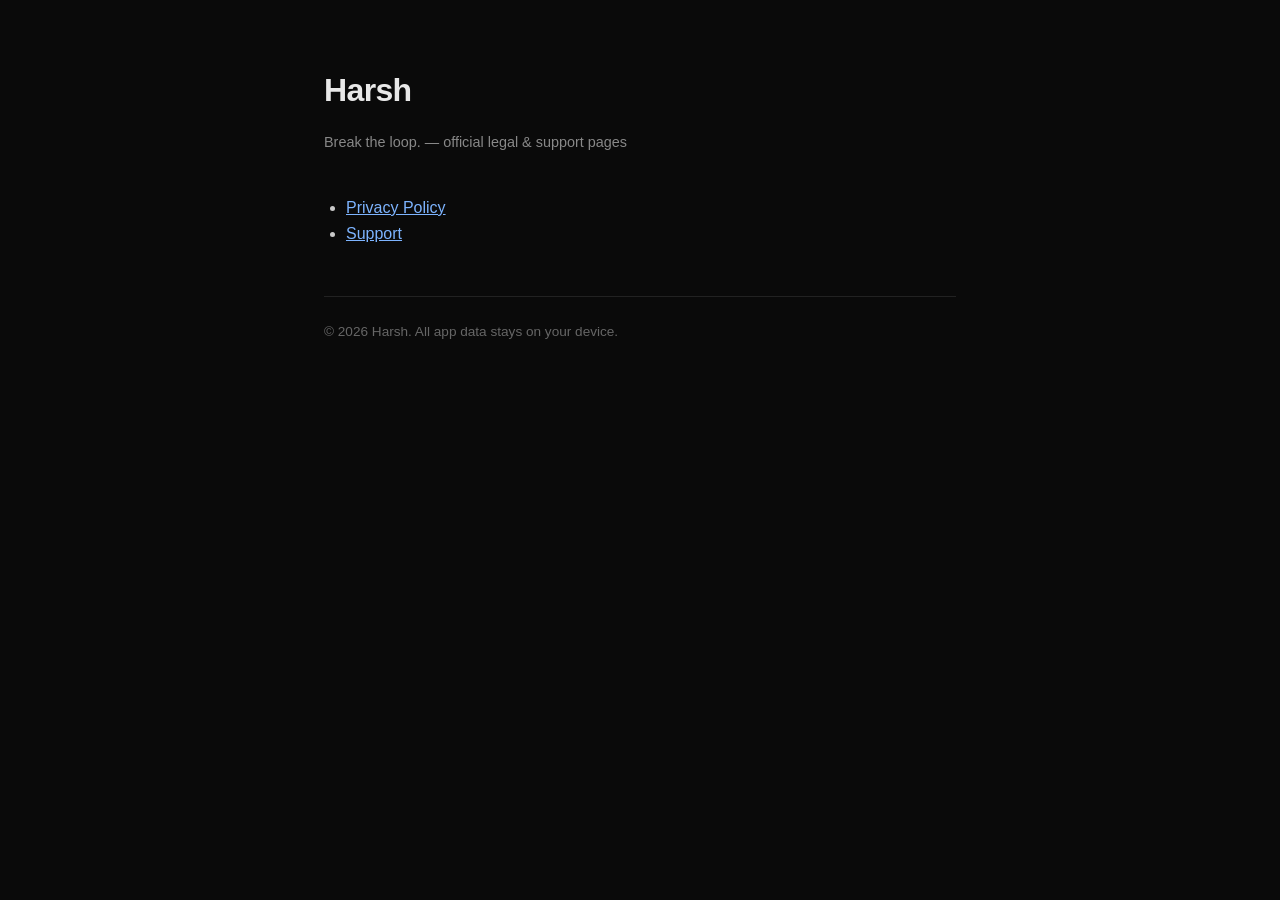
<file: index.html>
<!DOCTYPE html>
<html lang="en">
<head>
<meta charset="utf-8">
<meta name="viewport" content="width=device-width, initial-scale=1">
<title>Harsh — Legal &amp; Support</title>
<link rel="stylesheet" href="style.css">
</head>
<body>
<main>
<h1>Harsh</h1>
<p class="meta">Break the loop. — official legal &amp; support pages</p>
<ul>
<li><a href="privacy/">Privacy Policy</a></li>
<li><a href="support/">Support</a></li>
</ul>
<hr class="rule">
<footer>© 2026 Harsh. All app data stays on your device.</footer>
</main>
</body>
</html>
</file>
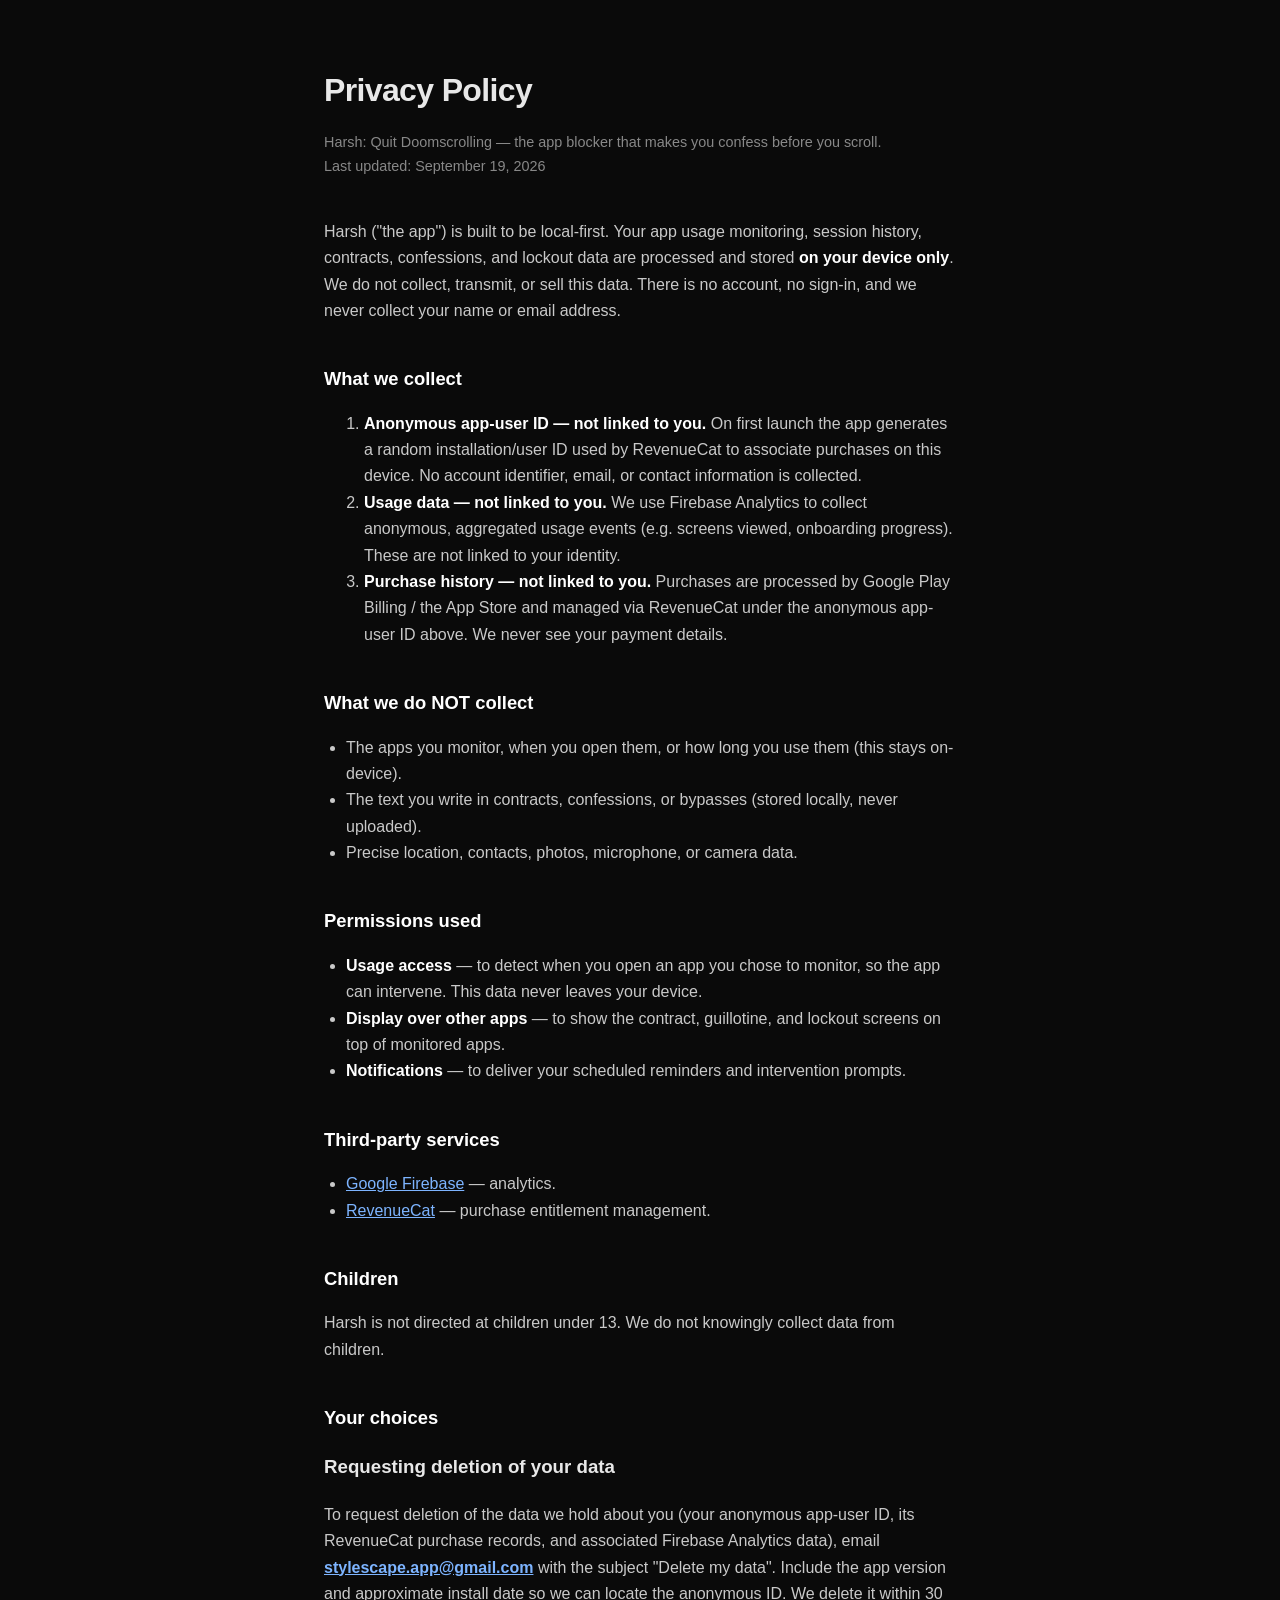
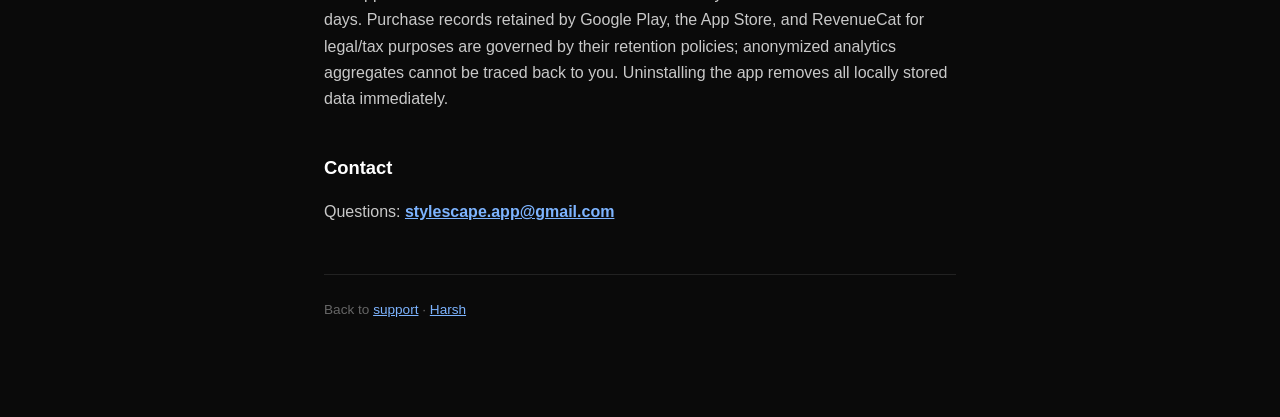
<file: privacy/index.html>
<!DOCTYPE html>
<html lang="en">
<head>
<meta charset="utf-8">
<meta name="viewport" content="width=device-width, initial-scale=1">
<title>Harsh — Privacy Policy</title>
<link rel="stylesheet" href="../style.css">
</head>
<body>
<main>
<h1>Privacy Policy</h1>
<p class="meta">Harsh: Quit Doomscrolling — the app blocker that makes you confess before you scroll.<br>Last updated: September 19, 2026</p>

<p>Harsh ("the app") is built to be local-first. Your app usage monitoring, session history, contracts, confessions, and lockout data are processed and stored <strong>on your device only</strong>. We do not collect, transmit, or sell this data. There is no account, no sign-in, and we never collect your name or email address.</p>

<h2>What we collect</h2>
<ol>
<li><strong>Anonymous app-user ID — not linked to you.</strong> On first launch the app generates a random installation/user ID used by RevenueCat to associate purchases on this device. No account identifier, email, or contact information is collected.</li>
<li><strong>Usage data — not linked to you.</strong> We use Firebase Analytics to collect anonymous, aggregated usage events (e.g. screens viewed, onboarding progress). These are not linked to your identity.</li>
<li><strong>Purchase history — not linked to you.</strong> Purchases are processed by Google Play Billing / the App Store and managed via RevenueCat under the anonymous app-user ID above. We never see your payment details.</li>
</ol>

<h2>What we do NOT collect</h2>
<ul>
<li>The apps you monitor, when you open them, or how long you use them (this stays on-device).</li>
<li>The text you write in contracts, confessions, or bypasses (stored locally, never uploaded).</li>
<li>Precise location, contacts, photos, microphone, or camera data.</li>
</ul>

<h2>Permissions used</h2>
<ul>
<li><strong>Usage access</strong> — to detect when you open an app you chose to monitor, so the app can intervene. This data never leaves your device.</li>
<li><strong>Display over other apps</strong> — to show the contract, guillotine, and lockout screens on top of monitored apps.</li>
<li><strong>Notifications</strong> — to deliver your scheduled reminders and intervention prompts.</li>
</ul>

<h2>Third-party services</h2>
<ul>
<li><a href="https://firebase.google.com/support/privacy">Google Firebase</a> — analytics.</li>
<li><a href="https://www.revenuecat.com/privacy">RevenueCat</a> — purchase entitlement management.</li>
</ul>

<h2>Children</h2>
<p>Harsh is not directed at children under 13. We do not knowingly collect data from children.</p>

<h2>Your choices</h2>
<h3>Requesting deletion of your data</h3>
<p>To request deletion of the data we hold about you (your anonymous app-user ID, its RevenueCat purchase records, and associated Firebase Analytics data), email <strong><a href="mailto:stylescape.app@gmail.com">stylescape.app@gmail.com</a></strong> with the subject "Delete my data". Include the app version and approximate install date so we can locate the anonymous ID. We delete it within 30 days. Purchase records retained by Google Play, the App Store, and RevenueCat for legal/tax purposes are governed by their retention policies; anonymized analytics aggregates cannot be traced back to you. Uninstalling the app removes all locally stored data immediately.</p>

<h2>Contact</h2>
<p>Questions: <strong><a href="mailto:stylescape.app@gmail.com">stylescape.app@gmail.com</a></strong></p>

<hr class="rule">
<footer>Back to <a href="../support/">support</a> · <a href="../">Harsh</a></footer>
</main>
</body>
</html>
</file>
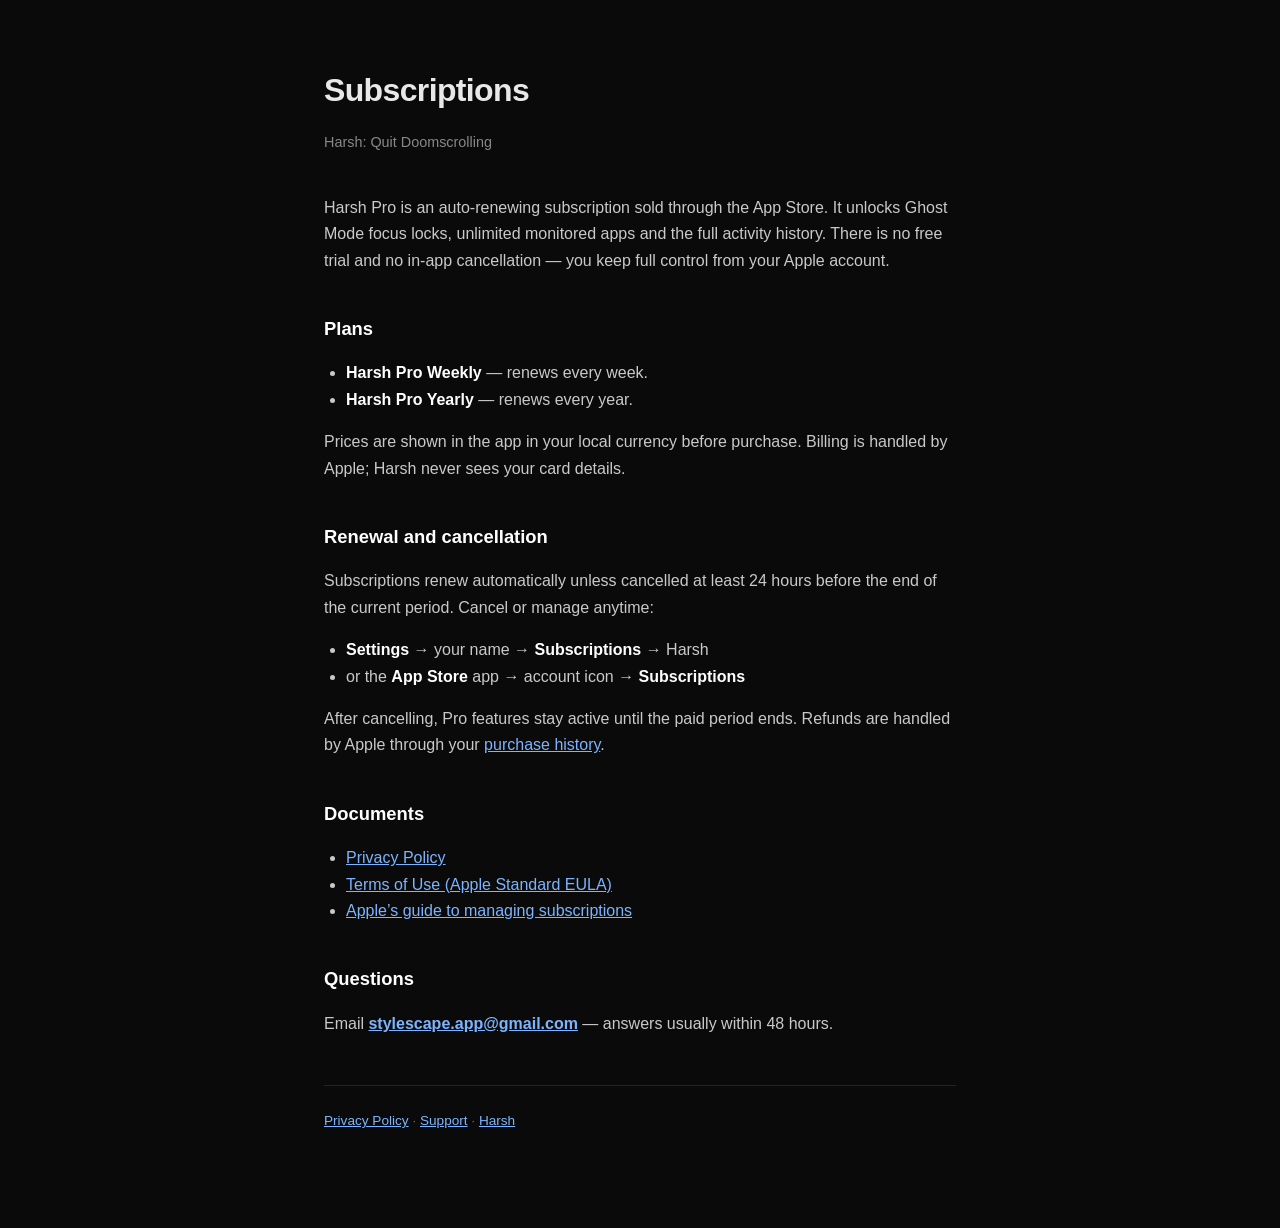
<file: subscriptions/index.html>
<!DOCTYPE html>
<html lang="en">
<head>
<meta charset="utf-8">
<meta name="viewport" content="width=device-width, initial-scale=1">
<title>Harsh — Subscription Status</title>
<link rel="stylesheet" href="../style.css">
</head>
<body>
<main>
<h1>Subscriptions</h1>
<p class="meta">Harsh: Quit Doomscrolling</p>

<p>Harsh Pro is an auto-renewing subscription sold through the App Store. It unlocks Ghost Mode focus locks, unlimited monitored apps and the full activity history. There is no free trial and no in-app cancellation — you keep full control from your Apple account.</p>

<h2>Plans</h2>
<ul>
<li><strong>Harsh Pro Weekly</strong> — renews every week.</li>
<li><strong>Harsh Pro Yearly</strong> — renews every year.</li>
</ul>
<p>Prices are shown in the app in your local currency before purchase. Billing is handled by Apple; Harsh never sees your card details.</p>

<h2>Renewal and cancellation</h2>
<p>Subscriptions renew automatically unless cancelled at least 24 hours before the end of the current period. Cancel or manage anytime:</p>
<ul>
<li><strong>Settings</strong> → your name → <strong>Subscriptions</strong> → Harsh</li>
<li>or the <strong>App Store</strong> app → account icon → <strong>Subscriptions</strong></li>
</ul>
<p>After cancelling, Pro features stay active until the paid period ends. Refunds are handled by Apple through your <a href="https://reportaproblem.apple.com/">purchase history</a>.</p>

<h2>Documents</h2>
<ul>
<li><a href="../privacy/">Privacy Policy</a></li>
<li><a href="https://www.apple.com/legal/internet-services/itunes/dev/stdeula/">Terms of Use (Apple Standard EULA)</a></li>
<li><a href="https://support.apple.com/HT204093">Apple&rsquo;s guide to managing subscriptions</a></li>
</ul>

<h2>Questions</h2>
<p>Email <strong><a href="mailto:stylescape.app@gmail.com">stylescape.app@gmail.com</a></strong> — answers usually within 48 hours.</p>

<hr class="rule">
<footer><a href="../privacy/">Privacy Policy</a> · <a href="../support/">Support</a> · <a href="../">Harsh</a></footer>
</main>
</body>
</html>
</file>
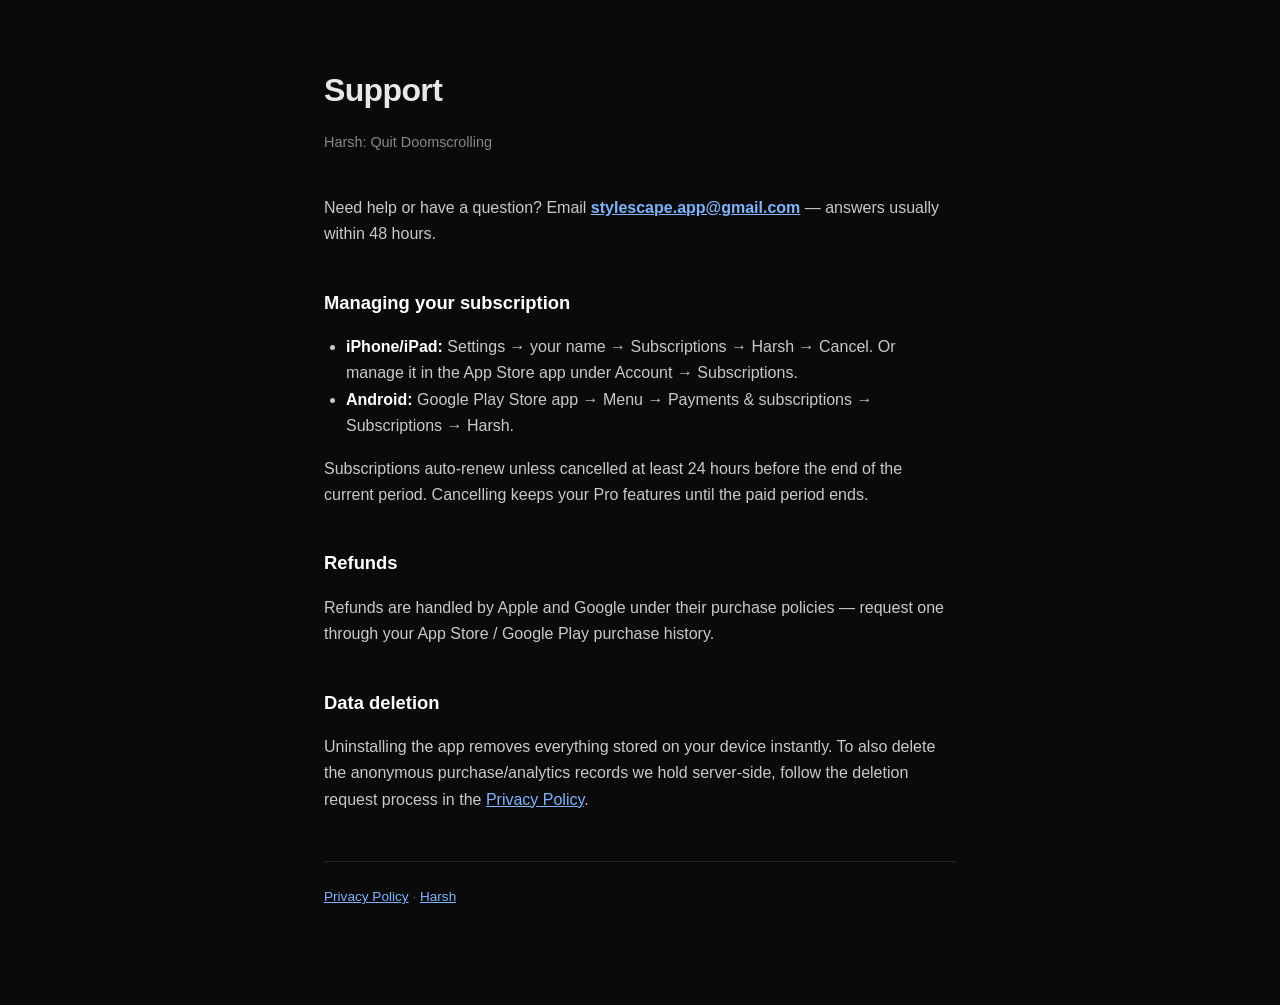
<file: support/index.html>
<!DOCTYPE html>
<html lang="en">
<head>
<meta charset="utf-8">
<meta name="viewport" content="width=device-width, initial-scale=1">
<title>Harsh — Support</title>
<link rel="stylesheet" href="../style.css">
</head>
<body>
<main>
<h1>Support</h1>
<p class="meta">Harsh: Quit Doomscrolling</p>

<p>Need help or have a question? Email <strong><a href="mailto:stylescape.app@gmail.com">stylescape.app@gmail.com</a></strong> — answers usually within 48 hours.</p>

<h2>Managing your subscription</h2>
<ul>
<li><strong>iPhone/iPad:</strong> Settings → your name → Subscriptions → Harsh → Cancel. Or manage it in the App Store app under Account → Subscriptions.</li>
<li><strong>Android:</strong> Google Play Store app → Menu → Payments &amp; subscriptions → Subscriptions → Harsh.</li>
</ul>
<p>Subscriptions auto-renew unless cancelled at least 24 hours before the end of the current period. Cancelling keeps your Pro features until the paid period ends.</p>

<h2>Refunds</h2>
<p>Refunds are handled by Apple and Google under their purchase policies — request one through your App Store / Google Play purchase history.</p>

<h2>Data deletion</h2>
<p>Uninstalling the app removes everything stored on your device instantly. To also delete the anonymous purchase/analytics records we hold server-side, follow the deletion request process in the <a href="../privacy/">Privacy Policy</a>.</p>

<hr class="rule">
<footer><a href="../privacy/">Privacy Policy</a> · <a href="../">Harsh</a></footer>
</main>
</body>
</html>
</file>
<file: style.css>
:root { color-scheme: dark; }
* { box-sizing: border-box; }
body {
  margin: 0;
  background: #0A0A0A;
  color: #E8E8E8;
  font-family: -apple-system, "Inter", "Segoe UI", Roboto, Helvetica, Arial, sans-serif;
  line-height: 1.65;
  -webkit-font-smoothing: antialiased;
}
main { max-width: 680px; margin: 0 auto; padding: 64px 24px 96px; }
h1 { font-size: 2rem; letter-spacing: -0.02em; margin: 0 0 4px; }
.meta { color: #888; font-size: 0.9rem; margin-bottom: 40px; }
h2 { font-size: 1.15rem; margin: 40px 0 12px; color: #fff; }
p, li { color: #c9c9c9; }
strong { color: #fff; }
a { color: #7db4ff; }
ul { padding-left: 22px; }
.rule { border: 0; border-top: 1px solid #222; margin: 48px 0 24px; }
footer { color: #666; font-size: 0.85rem; }
</file>
